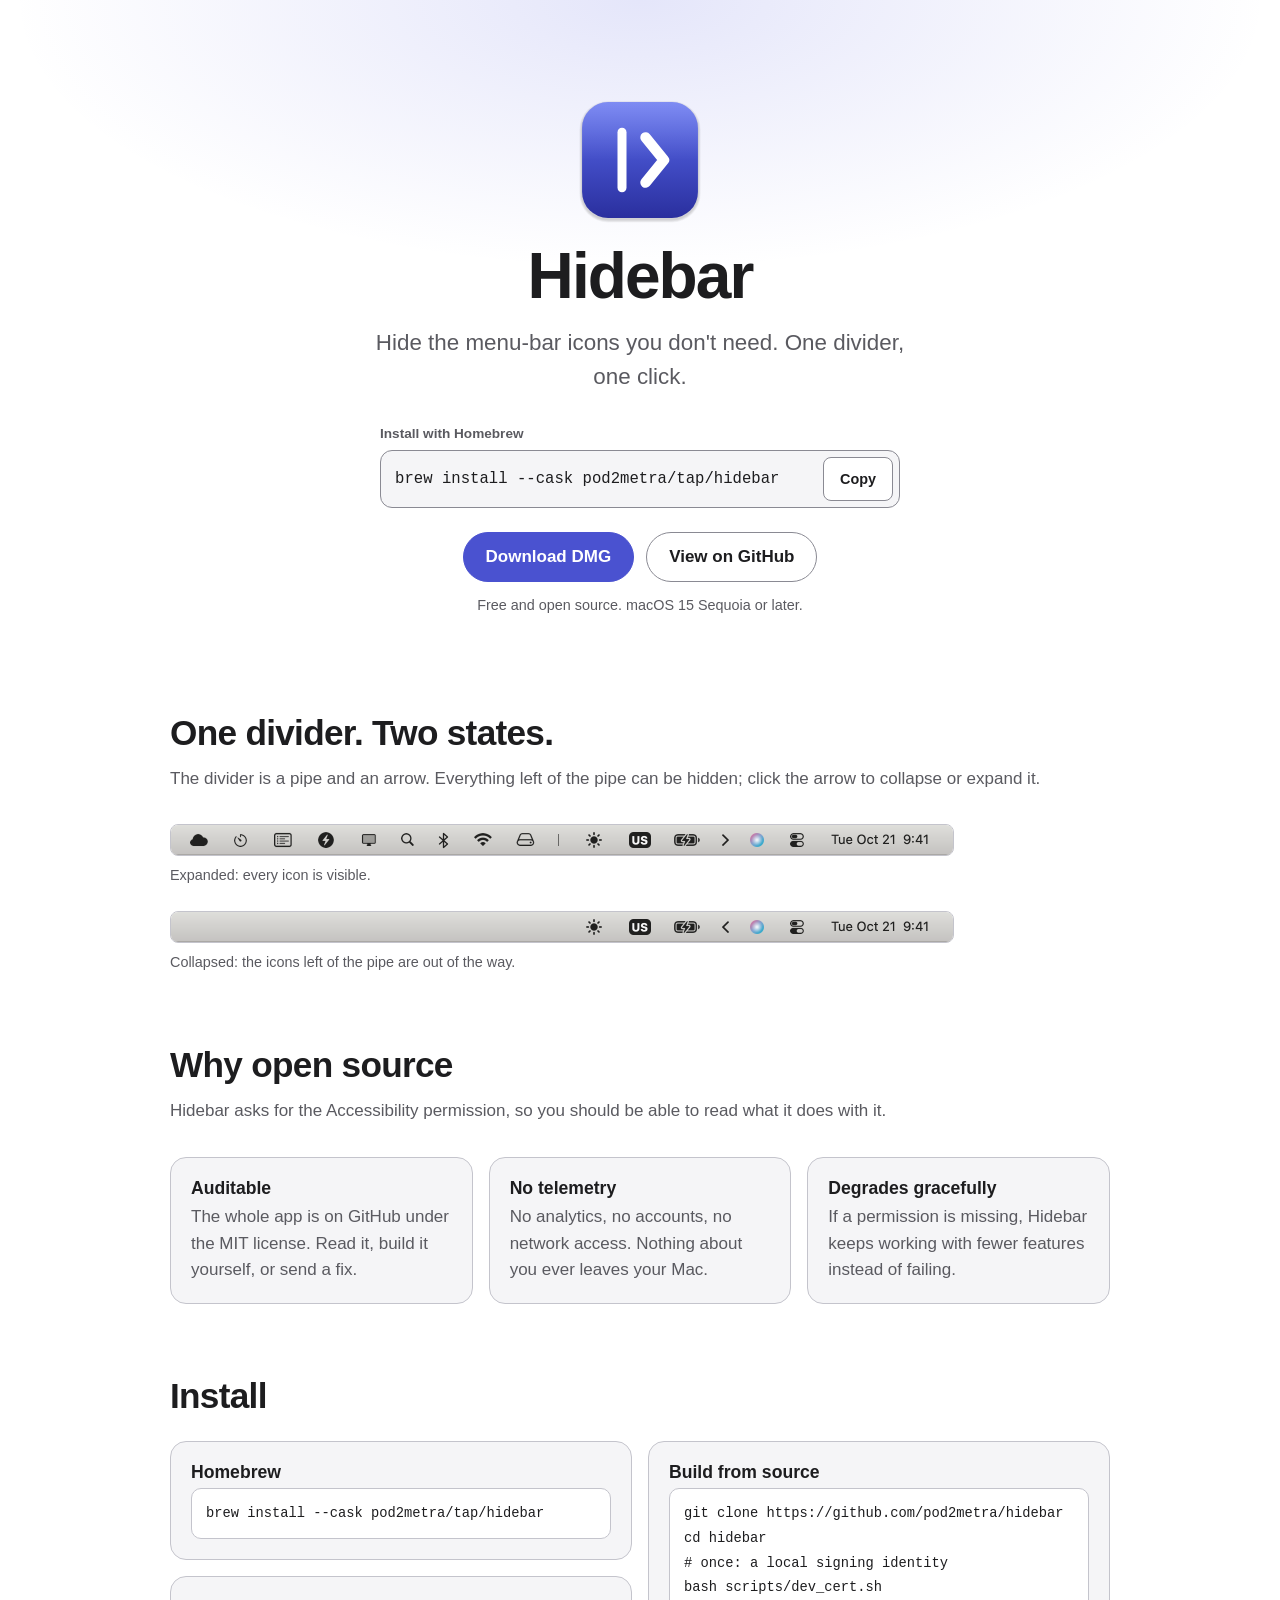
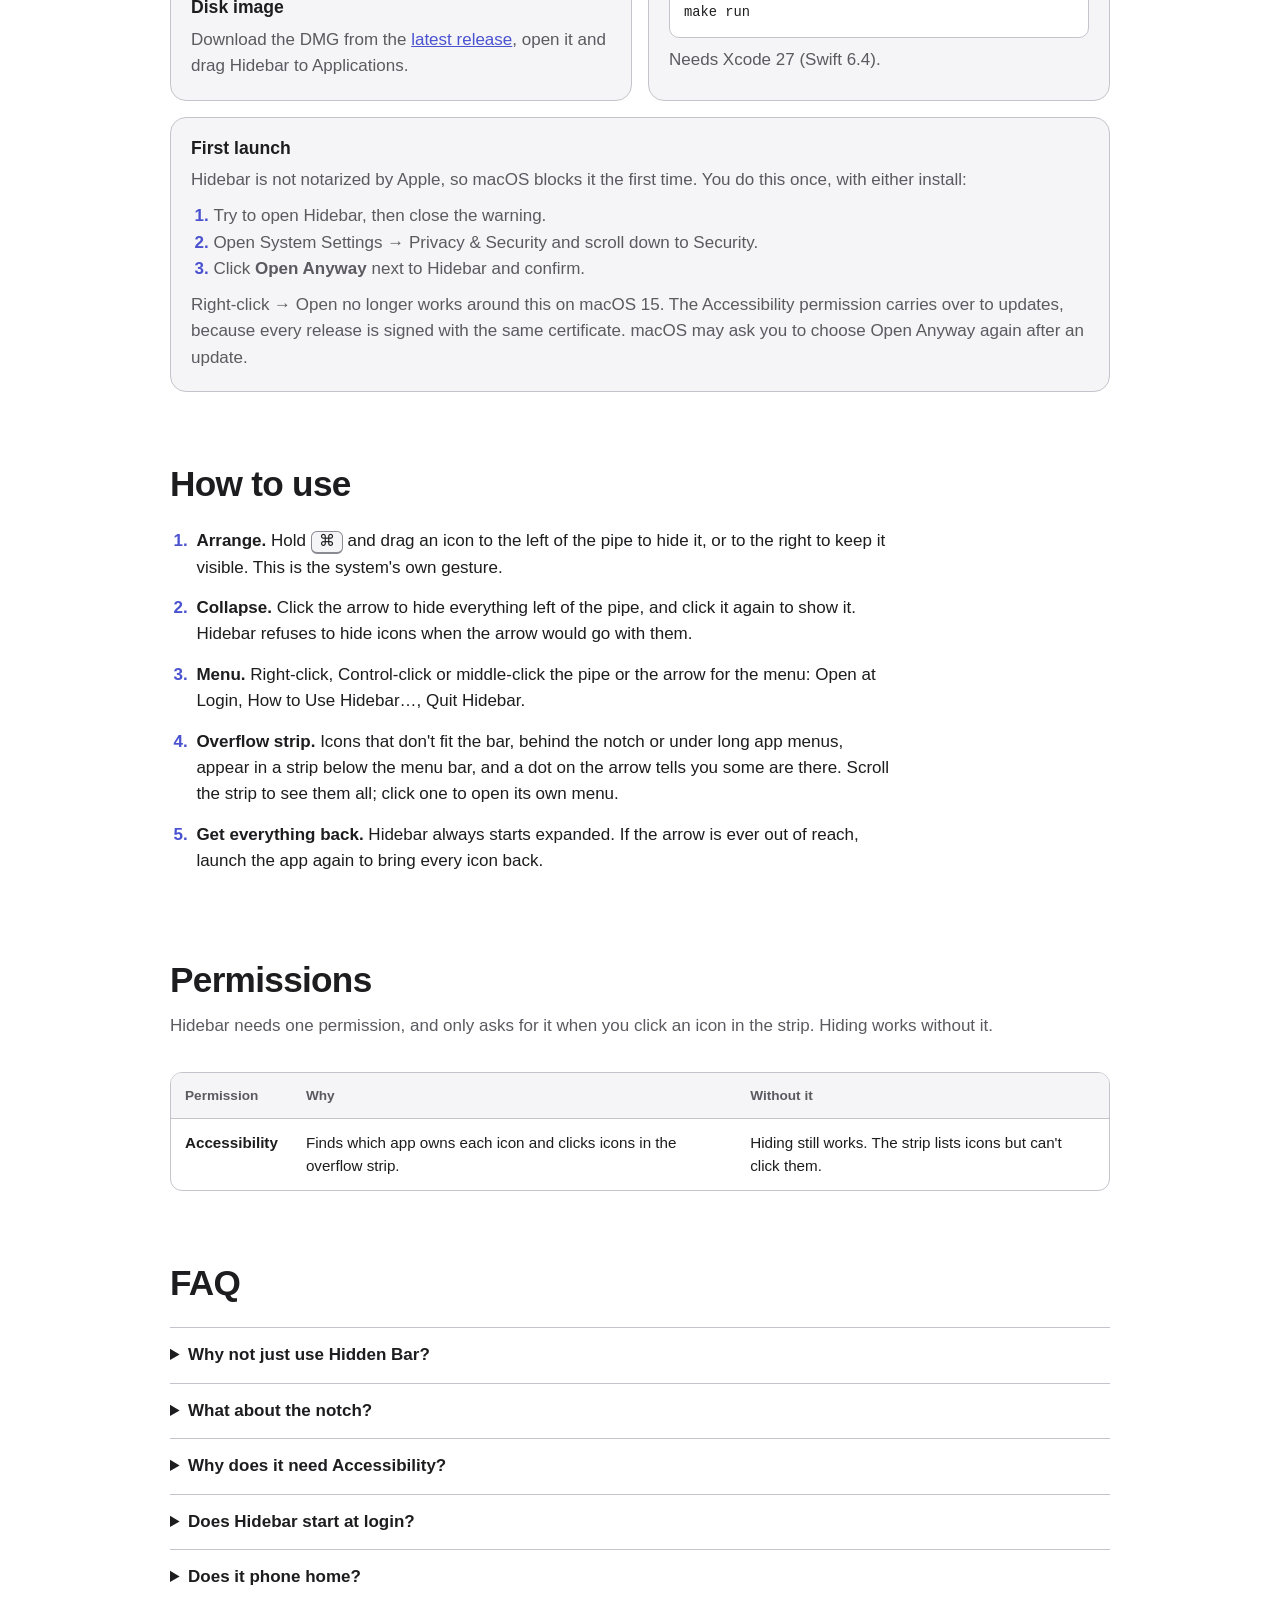
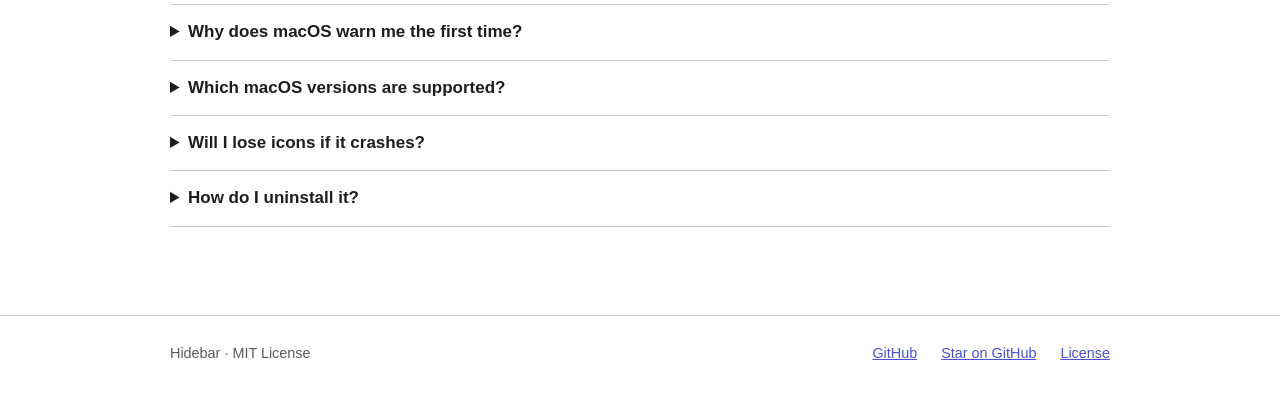
<file: site/index.html>
<!doctype html>
<html lang="en">
<head>
<meta charset="utf-8">
<meta name="viewport" content="width=device-width, initial-scale=1">
<title>Hidebar: hide menu-bar icons on macOS</title>
<meta name="description" content="Hidebar is a free, open-source macOS menu-bar utility. One divider hides the icons on its left; icons that don't fit the bar appear in a strip below it. No telemetry, no network.">
<meta name="color-scheme" content="light dark">
<meta property="og:type" content="website">
<meta property="og:title" content="Hidebar: hide menu-bar icons on macOS">
<meta property="og:description" content="Free, open-source macOS menu-bar utility. One divider, one click, no telemetry.">
<meta property="og:url" content="https://pod2metra.github.io/hidebar/">
<meta name="twitter:card" content="summary">
<link rel="icon" type="image/svg+xml" href="favicon.svg">
<link rel="stylesheet" href="style.css">
</head>
<body>
<a class="skip" href="#main">Skip to content</a>
<header class="hero">
  <div class="wrap hero-inner">
    <img class="logo" src="logo.svg" alt="" width="144" height="144">
    <h1>Hidebar</h1>
    <p class="lead">Hide the menu-bar icons you don't need. One divider, one click.</p>
    <div class="install-cmd">
      <span class="label">Install with Homebrew</span>
      <div class="cmd-row">
        <code id="brew-cmd">brew install --cask pod2metra/tap/hidebar</code>
        <button type="button" id="copy-btn" hidden>Copy</button>
      </div>
      <span class="sr-only" id="copy-status" aria-live="polite"></span>
    </div>
    <p class="actions">
      <a class="btn primary" href="https://github.com/pod2metra/hidebar/releases/latest">Download DMG</a>
      <a class="btn" href="https://github.com/pod2metra/hidebar">View on GitHub</a>
    </p>
    <p class="meta">Free and open source. macOS 15 Sequoia or later.</p>
  </div>
</header>

<main id="main">
  <section class="wrap" aria-labelledby="how-it-looks">
    <h2 id="how-it-looks">One divider. Two states.</h2>
    <p class="section-lead">The divider is a pipe and an arrow. Everything left of the pipe can be hidden; click the arrow to collapse or expand it.</p>
    <div class="demo">
      <figure>
        <div class="shot"><img src="media/expanded.png" width="782" height="30" alt="Menu bar expanded: app icons, the pipe and the arrow, then input source, battery, Siri, Control Center and the clock"></div>
        <figcaption>Expanded: every icon is visible.</figcaption>
      </figure>
      <figure>
        <div class="shot"><img src="media/collapsed.png" width="782" height="30" alt="Menu bar collapsed: the app icons and the pipe are hidden; the arrow, input source, battery, Siri, Control Center and the clock remain"></div>
        <figcaption>Collapsed: the icons left of the pipe are out of the way.</figcaption>
      </figure>
    </div>
  </section>

  <section class="wrap" aria-labelledby="why-open">
    <h2 id="why-open">Why open source</h2>
    <p class="section-lead">Hidebar asks for the Accessibility permission, so you should be able to read what it does with it.</p>
    <ul class="cards">
      <li><h3>Auditable</h3><p>The whole app is on GitHub under the MIT license. Read it, build it yourself, or send a fix.</p></li>
      <li><h3>No telemetry</h3><p>No analytics, no accounts, no network access. Nothing about you ever leaves your Mac.</p></li>
      <li><h3>Degrades gracefully</h3><p>If a permission is missing, Hidebar keeps working with fewer features instead of failing.</p></li>
    </ul>
  </section>

  <section class="wrap" id="install" aria-labelledby="install-h">
    <h2 id="install-h">Install</h2>
    <div class="steps">
      <div class="step">
        <h3>Homebrew</h3>
        <pre><code>brew install --cask pod2metra/tap/hidebar</code></pre>
      </div>
      <div class="step">
        <h3>Disk image</h3>
        <p>Download the DMG from the <a href="https://github.com/pod2metra/hidebar/releases/latest">latest release</a>, open it and drag Hidebar to Applications.</p>
      </div>
      <div class="step">
        <h3>Build from source</h3>
        <pre><code>git clone https://github.com/pod2metra/hidebar
cd hidebar
# once: a local signing identity
bash scripts/dev_cert.sh
make run</code></pre>
        <p>Needs Xcode 27 (Swift 6.4).</p>
      </div>
    </div>
    <div class="step first-launch">
      <h3>First launch</h3>
      <p>Hidebar is not notarized by Apple, so macOS blocks it the first time. You do this once, with either install:</p>
      <ol>
        <li>Try to open Hidebar, then close the warning.</li>
        <li>Open System Settings &rarr; Privacy &amp; Security and scroll down to Security.</li>
        <li>Click <strong>Open Anyway</strong> next to Hidebar and confirm.</li>
      </ol>
      <p>Right-click &rarr; Open no longer works around this on macOS 15. The Accessibility permission carries over to updates, because every release is signed with the same certificate. macOS may ask you to choose Open Anyway again after an update.</p>
    </div>
  </section>

  <section class="wrap" aria-labelledby="usage">
    <h2 id="usage">How to use</h2>
    <ol class="usage">
      <li><strong>Arrange.</strong> Hold <kbd>&#8984;</kbd> and drag an icon to the left of the pipe to hide it, or to the right to keep it visible. This is the system's own gesture.</li>
      <li><strong>Collapse.</strong> Click the arrow to hide everything left of the pipe, and click it again to show it. Hidebar refuses to hide icons when the arrow would go with them.</li>
      <li><strong>Menu.</strong> Right-click, Control-click or middle-click the pipe or the arrow for the menu: Open at Login, How to Use Hidebar…, Quit Hidebar.</li>
      <li><strong>Overflow strip.</strong> Icons that don't fit the bar, behind the notch or under long app menus, appear in a strip below the menu bar, and a dot on the arrow tells you some are there. Scroll the strip to see them all; click one to open its own menu.</li>
      <li><strong>Get everything back.</strong> Hidebar always starts expanded. If the arrow is ever out of reach, launch the app again to bring every icon back.</li>
    </ol>
  </section>

  <section class="wrap" aria-labelledby="perms">
    <h2 id="perms">Permissions</h2>
    <p class="section-lead">Hidebar needs one permission, and only asks for it when you click an icon in the strip. Hiding works without it.</p>
    <div class="table-scroll">
      <table>
        <thead><tr><th scope="col">Permission</th><th scope="col">Why</th><th scope="col">Without it</th></tr></thead>
        <tbody>
          <tr><th scope="row">Accessibility</th><td data-label="Why">Finds which app owns each icon and clicks icons in the overflow strip.</td><td data-label="Without it">Hiding still works. The strip lists icons but can't click them.</td></tr>
        </tbody>
      </table>
    </div>
  </section>

  <section class="wrap" aria-labelledby="faq">
    <h2 id="faq">FAQ</h2>
    <details><summary>Why not just use Hidden Bar?</summary><p>Hidebar follows the same idea as Hidden Bar: one divider, one click. I kept running into bugs with it in my daily work, so I built the one I wanted and took it as a chance to try low-level macOS development. What Hidebar does differently:</p><ul class="faq-list"><li>icons stuck behind the notch or under a long app menu stay in a scrollable strip below the bar, always one click away, not tucked into a menu;</li><li>it refuses to collapse when the arrow itself would be hidden, so the divider can't vanish and lock you out;</li><li>the divider is reset at launch and at quit, so a crash never leaves icons hidden;</li><li>a dot on the arrow tells you when icons are stuck behind the notch, even before you grant any permission;</li><li>one permission, Accessibility, asked for only when you need it; hiding works without it;</li><li>the core logic has full test coverage and is checked with mutation testing.</li></ul></details>
    <details><summary>What about the notch?</summary><p>Icons that end up behind the notch or under a long app menu aren't hidden, they're just unreachable. Hidebar puts a dot on the arrow when that happens and shows them in a strip below the menu bar so you can still click them.</p></details>
    <details><summary>Why does it need Accessibility?</summary><p>macOS offers no public way to learn which app owns an icon, or to click it for you. Accessibility is how Hidebar reads icon positions and clicks icons in the strip. Hiding with the divider works without it.</p></details>
    <details><summary>Does Hidebar start at login?</summary><p>Yes. On its first launch Hidebar adds itself to your login items. Untick Open at Login in its menu, or switch it off in System Settings &rarr; General &rarr; Login Items; Hidebar never turns it back on.</p></details>
    <details><summary>Does it phone home?</summary><p>No. Hidebar has no telemetry and makes no network connections. The code is public, so you can check.</p></details>
    <details><summary>Why does macOS warn me the first time?</summary><p>Hidebar is signed with its own certificate but is not notarized by Apple. Notarization needs a paid Apple Developer membership, and Hidebar is a free hobby project, so macOS can't verify it and blocks the first launch. Allow it under System Settings &rarr; Privacy &amp; Security &rarr; Open Anyway. Every release is signed with the same certificate, so the Accessibility permission carries over to updates; macOS may ask you to choose Open Anyway again after an update. The code is open, so you can audit it or build it yourself.</p></details>
    <details><summary>Which macOS versions are supported?</summary><p>macOS 15 Sequoia or later.</p></details>
    <details><summary>Will I lose icons if it crashes?</summary><p>No. The divider's length is restored at launch and at quit, so a crash never leaves an icon hidden.</p></details>
    <details><summary>How do I uninstall it?</summary><p>Quit Hidebar from its menu, then run <code>brew uninstall --zap --cask hidebar</code>. If you installed from the DMG, drag the app to the Trash.</p></details>
  </section>
</main>

<footer>
  <div class="wrap foot">
    <span>Hidebar &middot; MIT License</span>
    <a href="https://github.com/pod2metra/hidebar">GitHub</a>
    <a href="https://github.com/pod2metra/hidebar">Star on GitHub</a>
    <a href="https://github.com/pod2metra/hidebar/blob/main/LICENSE">License</a>
  </div>
</footer>

<script>
(function () {
  var btn = document.getElementById('copy-btn');
  var status = document.getElementById('copy-status');
  if (!btn || !navigator.clipboard) return;
  btn.hidden = false;
  function report(label, message) {
    btn.textContent = label;
    status.textContent = message;
    setTimeout(function () { btn.textContent = 'Copy'; status.textContent = ''; }, 1600);
  }
  btn.addEventListener('click', function () {
    navigator.clipboard.writeText(document.getElementById('brew-cmd').textContent).then(function () {
      report('Copied', 'Install command copied to the clipboard');
    }, function () {
      report('Copy failed', 'Could not copy the install command');
    });
  });
})();
</script>
</body>
</html>
</file>
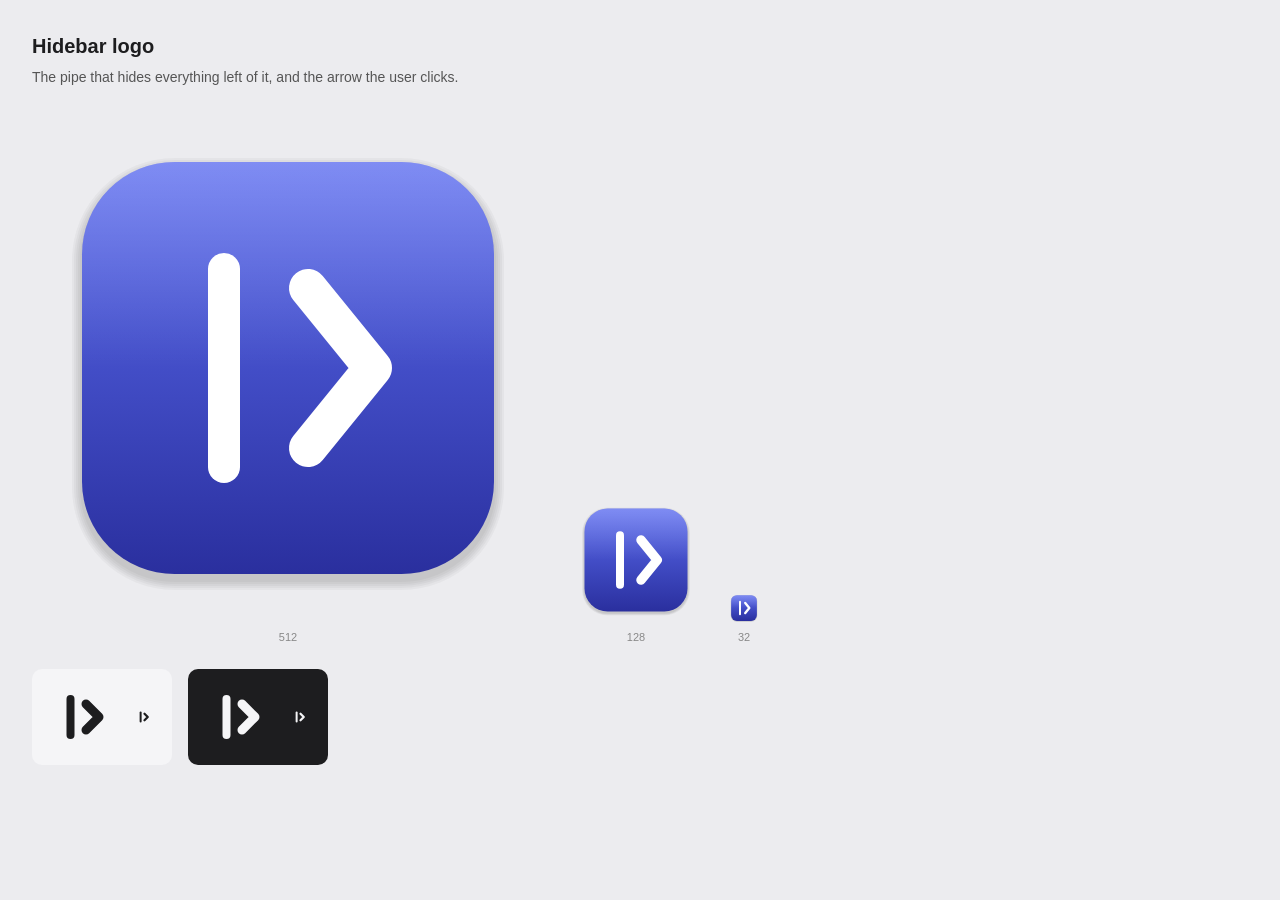
<file: docs/brand/preview.html>
<!doctype html>
<html lang="en">
<head>
<meta charset="utf-8">
<title>Hidebar logo</title>
<style>
  body { margin: 0; padding: 32px; font: 14px/1.4 -apple-system, "Helvetica Neue", sans-serif; background: #ececef; color: #1d1d1f; }
  h1 { font-size: 20px; margin: 0 0 8px; }
  p { margin: 0 0 24px; color: #555; }
  .row { display: flex; align-items: flex-end; gap: 28px; flex-wrap: wrap; }
  figure { margin: 0; text-align: center; font-size: 11px; color: #888; }
  figure img { display: block; margin: 0 auto 6px; }
  .marks { display: flex; gap: 16px; margin-top: 24px; }
  .bg { display: flex; align-items: center; gap: 20px; padding: 16px 20px; border-radius: 10px; }
  .light { background: #f5f5f7; color: #1d1d1f; }
  .dark { background: #1d1d1f; color: #f5f5f7; }
  .bg svg { display: block; }
</style>
</head>
<body>
<svg width="0" height="0" style="position:absolute" aria-hidden="true">
  <defs>
    <symbol id="mark" viewBox="0 0 64 64">
      <rect x="14.5" y="10" width="8" height="44" rx="4" fill="currentColor"/>
      <path d="M34 19 L47 32 L34 45" fill="none" stroke="currentColor" stroke-width="9" stroke-linecap="round" stroke-linejoin="round"/>
    </symbol>
  </defs>
</svg>

<h1>Hidebar logo</h1>
<p>The pipe that hides everything left of it, and the arrow the user clicks.</p>
<div class="row">
  <figure><img src="logo.svg" width="512" height="512" alt="Icon at 512">512</figure>
  <figure><img src="logo.svg" width="128" height="128" alt="Icon at 128">128</figure>
  <figure><img src="logo.svg" width="32" height="32" alt="Icon at 32">32</figure>
</div>
<div class="marks">
  <div class="bg light"><svg width="64" height="64"><use href="#mark"/></svg><svg width="16" height="16"><use href="#mark"/></svg></div>
  <div class="bg dark"><svg width="64" height="64"><use href="#mark"/></svg><svg width="16" height="16"><use href="#mark"/></svg></div>
</div>
</body>
</html>
</file>
<file: site/style.css>
:root {
  --bg: #fff;
  --bg-alt: #f5f5f7;
  --fg: #1d1d1f;
  --muted: #5a5a60;
  --line: #c4c4cc;
  --line-ctl: #8a8a93;
  --accent: #4a52d0;
  --accent-fg: #fff;
  --accent-text: #4a52d0;
  --font: -apple-system, BlinkMacSystemFont, "SF Pro Text", "Segoe UI", Helvetica, Arial, sans-serif;
  --mono: ui-monospace, "SF Mono", Menlo, Consolas, monospace;
}
@media (prefers-color-scheme: dark) {
  :root {
    --bg: #111114;
    --bg-alt: #1b1b20;
    --fg: #f5f5f7;
    --muted: #a8a8b2;
    --line: #34343c;
    --line-ctl: #6b6b76;
    --accent: #5a62e6;
    --accent-fg: #fff;
    --accent-text: #9aa1ff;
  }
}

* { box-sizing: border-box; }
html { -webkit-text-size-adjust: 100%; }
body {
  margin: 0;
  background: var(--bg);
  color: var(--fg);
  font: 17px/1.55 var(--font);
  overflow-wrap: break-word;
}
img { max-width: 100%; height: auto; }
a { color: var(--accent-text); }
code, pre, kbd { font-family: var(--mono); font-size: 0.92em; }
h1, h2, h3 { line-height: 1.15; margin: 0; }
h2 { font-size: clamp(1.6rem, 4vw, 2.2rem); letter-spacing: -0.02em; }
h3 { font-size: 1.1rem; margin-bottom: 0.4rem; }
p { margin: 0 0 1rem; }

.sr-only { position: absolute; width: 1px; height: 1px; overflow: hidden; clip: rect(0 0 0 0); white-space: nowrap; }
.skip {
  position: absolute;
  left: 12px;
  top: 0;
  z-index: 10;
  transform: translateY(-120%);
  padding: 10px 16px;
  border-radius: 8px;
  background: var(--accent);
  color: var(--accent-fg);
  font-weight: 600;
  text-decoration: none;
}
.skip:focus { top: 12px; transform: none; }

.wrap { width: 100%; max-width: 980px; margin: 0 auto; padding: 0 20px; }
main section.wrap { padding-top: 72px; }
.section-lead { color: var(--muted); margin: 0.8rem 0 2rem; }

.hero {
  text-align: center;
  padding: 56px 0 24px;
  background: radial-gradient(ellipse 70% 60% at 50% 0%, rgba(91, 99, 224, 0.16), transparent 70%);
}
.hero-inner { display: flex; flex-direction: column; align-items: center; }
.logo { width: 144px; height: 144px; }
h1 { font-size: clamp(2.6rem, 9vw, 4rem); letter-spacing: -0.03em; margin-top: 8px; }
.lead { font-size: clamp(1.1rem, 3vw, 1.4rem); color: var(--muted); max-width: 560px; margin: 12px 0 28px; }

.install-cmd { width: 100%; max-width: 520px; text-align: left; }
.label { display: block; font-size: 0.85rem; font-weight: 600; color: var(--muted); margin-bottom: 6px; }
.cmd-row {
  display: flex;
  align-items: center;
  gap: 8px;
  background: var(--bg-alt);
  border: 1px solid var(--line-ctl);
  border-radius: 12px;
  padding: 6px 6px 6px 14px;
}
.cmd-row code { flex: 1; min-width: 0; overflow-wrap: anywhere; padding: 6px 0; }
button {
  font: inherit;
  font-size: 0.9rem;
  font-weight: 600;
  color: var(--fg);
  background: var(--bg);
  border: 1px solid var(--line-ctl);
  border-radius: 8px;
  min-height: 44px;
  padding: 6px 16px;
  cursor: pointer;
}
button:hover { border-color: var(--accent); }
.actions { display: flex; flex-wrap: wrap; justify-content: center; gap: 12px; margin: 24px 0 12px; }
.btn {
  display: inline-block;
  padding: 11px 22px;
  border-radius: 999px;
  border: 1px solid var(--line-ctl);
  color: var(--fg);
  font-weight: 600;
  text-decoration: none;
}
.btn:hover { border-color: var(--accent); }
.btn.primary { background: var(--accent); border-color: var(--accent); color: var(--accent-fg); }
.btn.primary:hover { filter: brightness(0.92); }
.meta { color: var(--muted); font-size: 0.9rem; margin: 0; }
:focus-visible { outline: 3px solid var(--accent-text); outline-offset: 2px; }

.demo { display: grid; gap: 24px; }
figure { margin: 0; min-width: 0; }
figcaption { color: var(--muted); font-size: 0.9rem; margin-top: 8px; }
/* Narrow screens crop the bar from the left so the arrow and the clock stay visible. */
.shot { display: flex; justify-content: flex-end; max-width: 784px; overflow: hidden; border: 1px solid var(--line); border-radius: 8px; }
.shot img { flex: none; display: block; width: 782px; max-width: none; height: 30px; }
/* Phones: shrink the bar so the pipe and a few icons left of it stay in view. */
@media (max-width: 599px) {
  .shot img { width: 520px; height: 20px; }
}

.cards { list-style: none; margin: 0; padding: 0; display: grid; gap: 16px; }
.cards li { background: var(--bg-alt); border: 1px solid var(--line); border-radius: 16px; padding: 20px; }
.cards p { margin: 0; color: var(--muted); }

.steps { display: grid; align-items: start; gap: 16px; margin-top: 24px; }
.step { background: var(--bg-alt); border: 1px solid var(--line); border-radius: 16px; padding: 20px; min-width: 0; }
.step p { color: var(--muted); margin: 0.6rem 0 0; }
.step pre { font-size: 0.88em; }
.first-launch { margin-top: 16px; }
.first-launch ol { margin: 0.6rem 0 0; padding-left: 1.4rem; color: var(--muted); }
.first-launch li::marker { color: var(--accent-text); font-weight: 700; }
pre { margin: 0; padding: 12px 14px; background: var(--bg); border: 1px solid var(--line); border-radius: 10px; white-space: pre-wrap; overflow-wrap: anywhere; line-height: 1.65; }

.usage { margin: 24px 0 0; padding-left: 1.4rem; max-width: 720px; }
.usage li { margin-bottom: 14px; padding-left: 4px; }
.usage li::marker { color: var(--accent-text); font-weight: 700; }
kbd { padding: 1px 7px; border: 1px solid var(--line-ctl); border-bottom-width: 2px; border-radius: 6px; background: var(--bg-alt); }

.table-scroll { overflow-x: auto; margin-top: 24px; border: 1px solid var(--line); border-radius: 12px; }
table { width: 100%; border-collapse: collapse; font-size: 0.95rem; }
th, td { text-align: left; vertical-align: top; padding: 12px 14px; border-bottom: 1px solid var(--line); }
tbody tr:last-child > * { border-bottom: 0; }
thead th { background: var(--bg-alt); font-size: 0.85rem; color: var(--muted); }
tbody th { white-space: nowrap; }
small { color: var(--muted); font-weight: 400; }

details { border-bottom: 1px solid var(--line); padding: 5px 0; }
details:first-of-type { margin-top: 24px; border-top: 1px solid var(--line); }
summary { cursor: pointer; font-weight: 600; min-height: 44px; padding: 9px 0; }
details p { margin: 0 0 14px; color: var(--muted); max-width: 70ch; }
.faq-list { margin: -6px 0 14px; padding-left: 1.2rem; color: var(--muted); max-width: 70ch; }
.faq-list li { margin-bottom: 4px; }

footer { margin-top: 88px; border-top: 1px solid var(--line); padding: 16px 0 40px; color: var(--muted); font-size: 0.9rem; }
.foot { display: flex; flex-wrap: wrap; align-items: center; gap: 0 24px; }
.foot span { margin-right: auto; }
.foot a { display: inline-flex; align-items: center; min-height: 44px; }

@media (max-width: 639px) {
  .table-scroll { border: 0; overflow: visible; }
  thead { position: absolute; width: 1px; height: 1px; overflow: hidden; clip: rect(0 0 0 0); }
  table, tbody, tr, th, td { display: block; }
  tbody tr { border: 1px solid var(--line); border-radius: 12px; margin-bottom: 12px; }
  tbody tr > * { border-bottom: 0; padding: 8px 14px; }
  tbody th { white-space: normal; padding-top: 12px; font-size: 1.05rem; }
  tbody td:last-child { padding-bottom: 12px; }
  td::before { content: attr(data-label); display: block; font-size: 0.8rem; font-weight: 600; color: var(--muted); }
}
@media (min-width: 960px) {
  .steps { grid-template-columns: repeat(2, minmax(0, 1fr)); align-items: stretch; }
  .step:last-child { grid-column: 2; grid-row: 1 / span 2; }
}
@media (min-width: 720px) {
  .cards { grid-template-columns: repeat(3, 1fr); }
  .hero { padding-top: 88px; }
}
@media (prefers-reduced-motion: no-preference) {
  .btn, button { transition: border-color 0.15s, filter 0.15s; }
}
</file>
